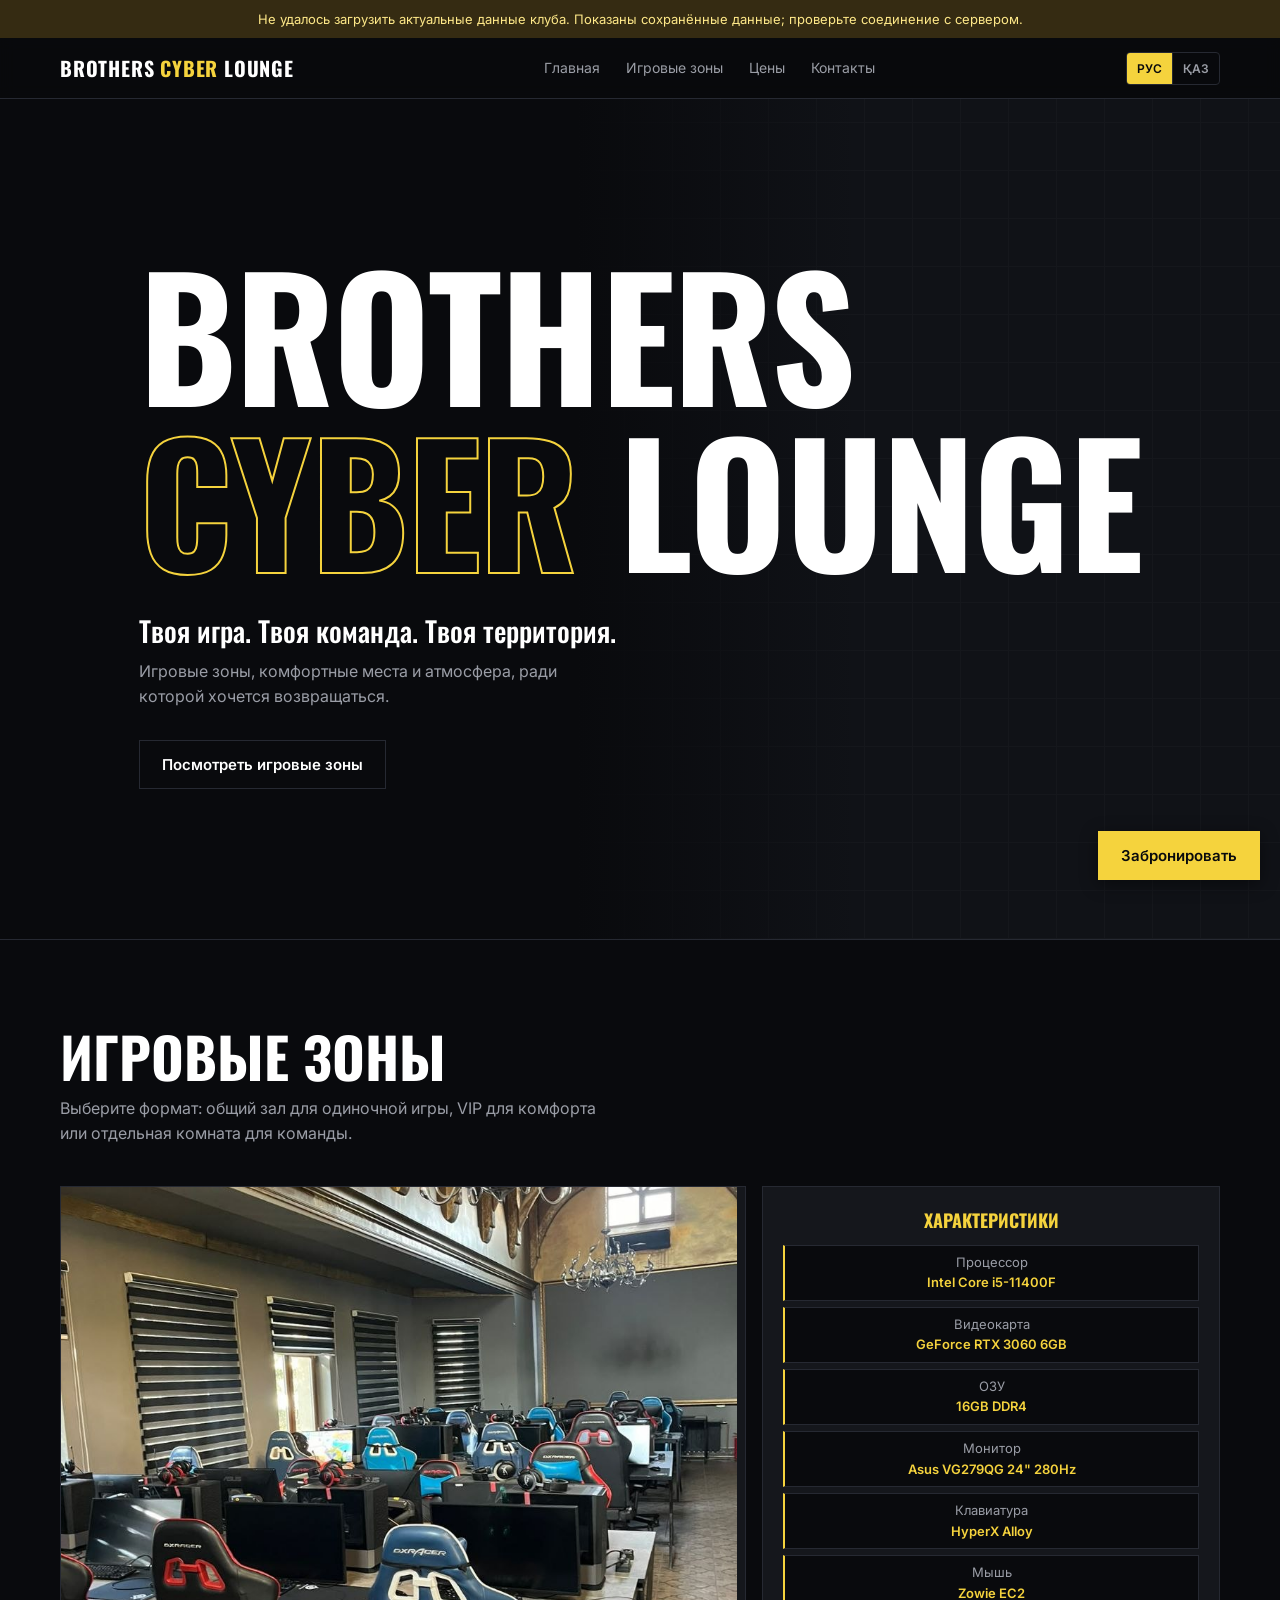
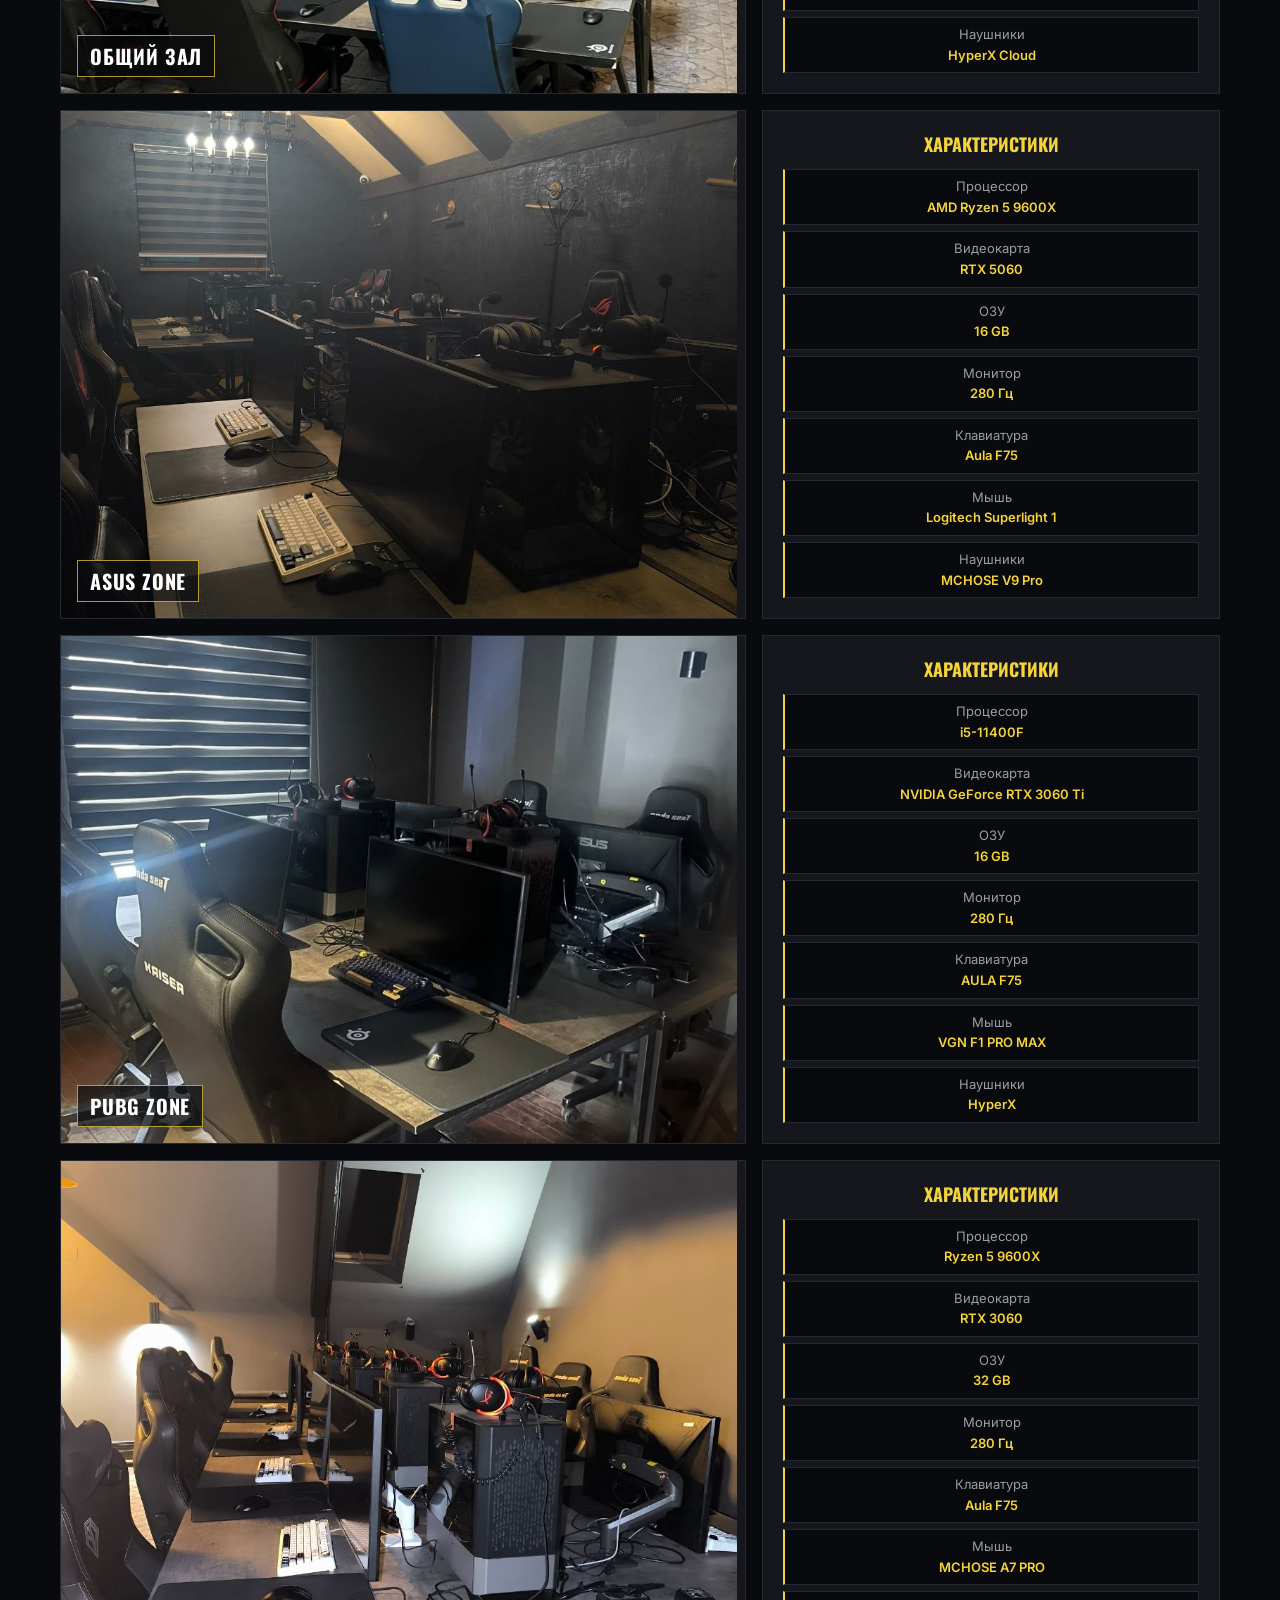
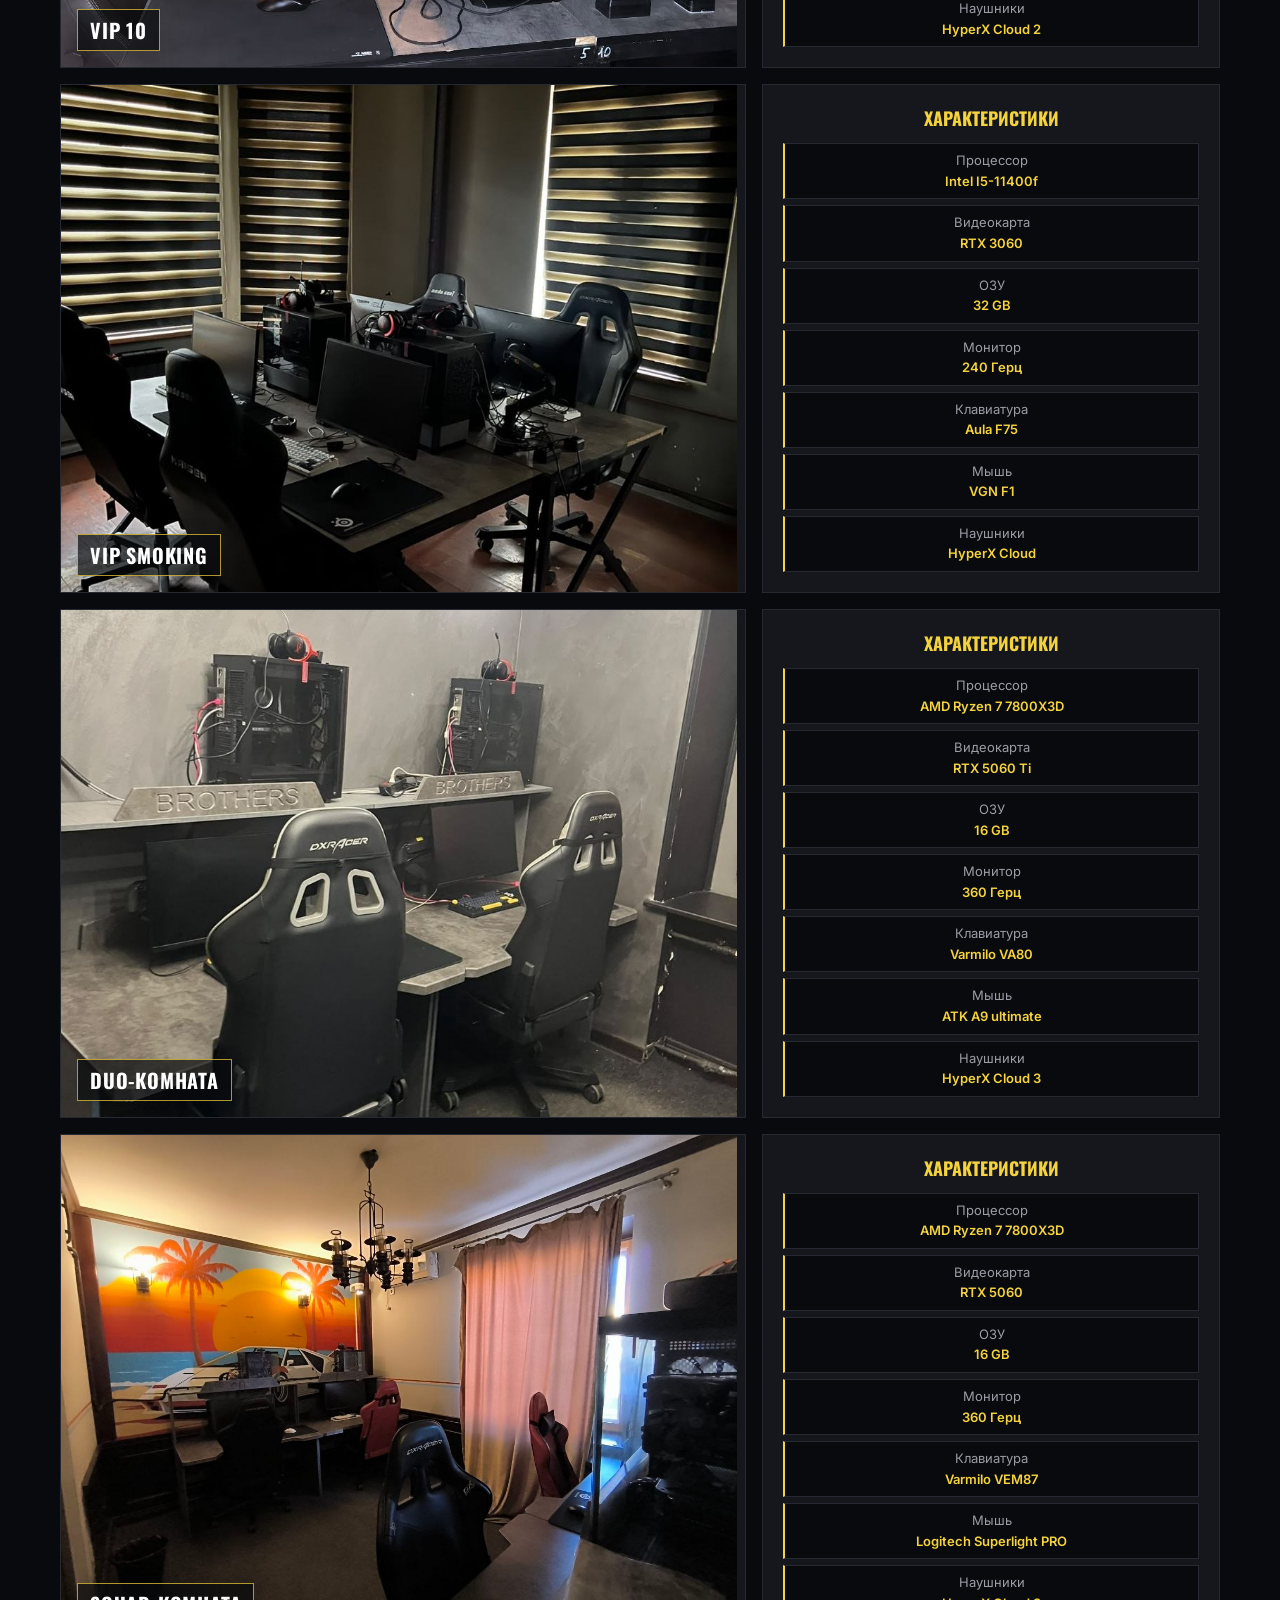
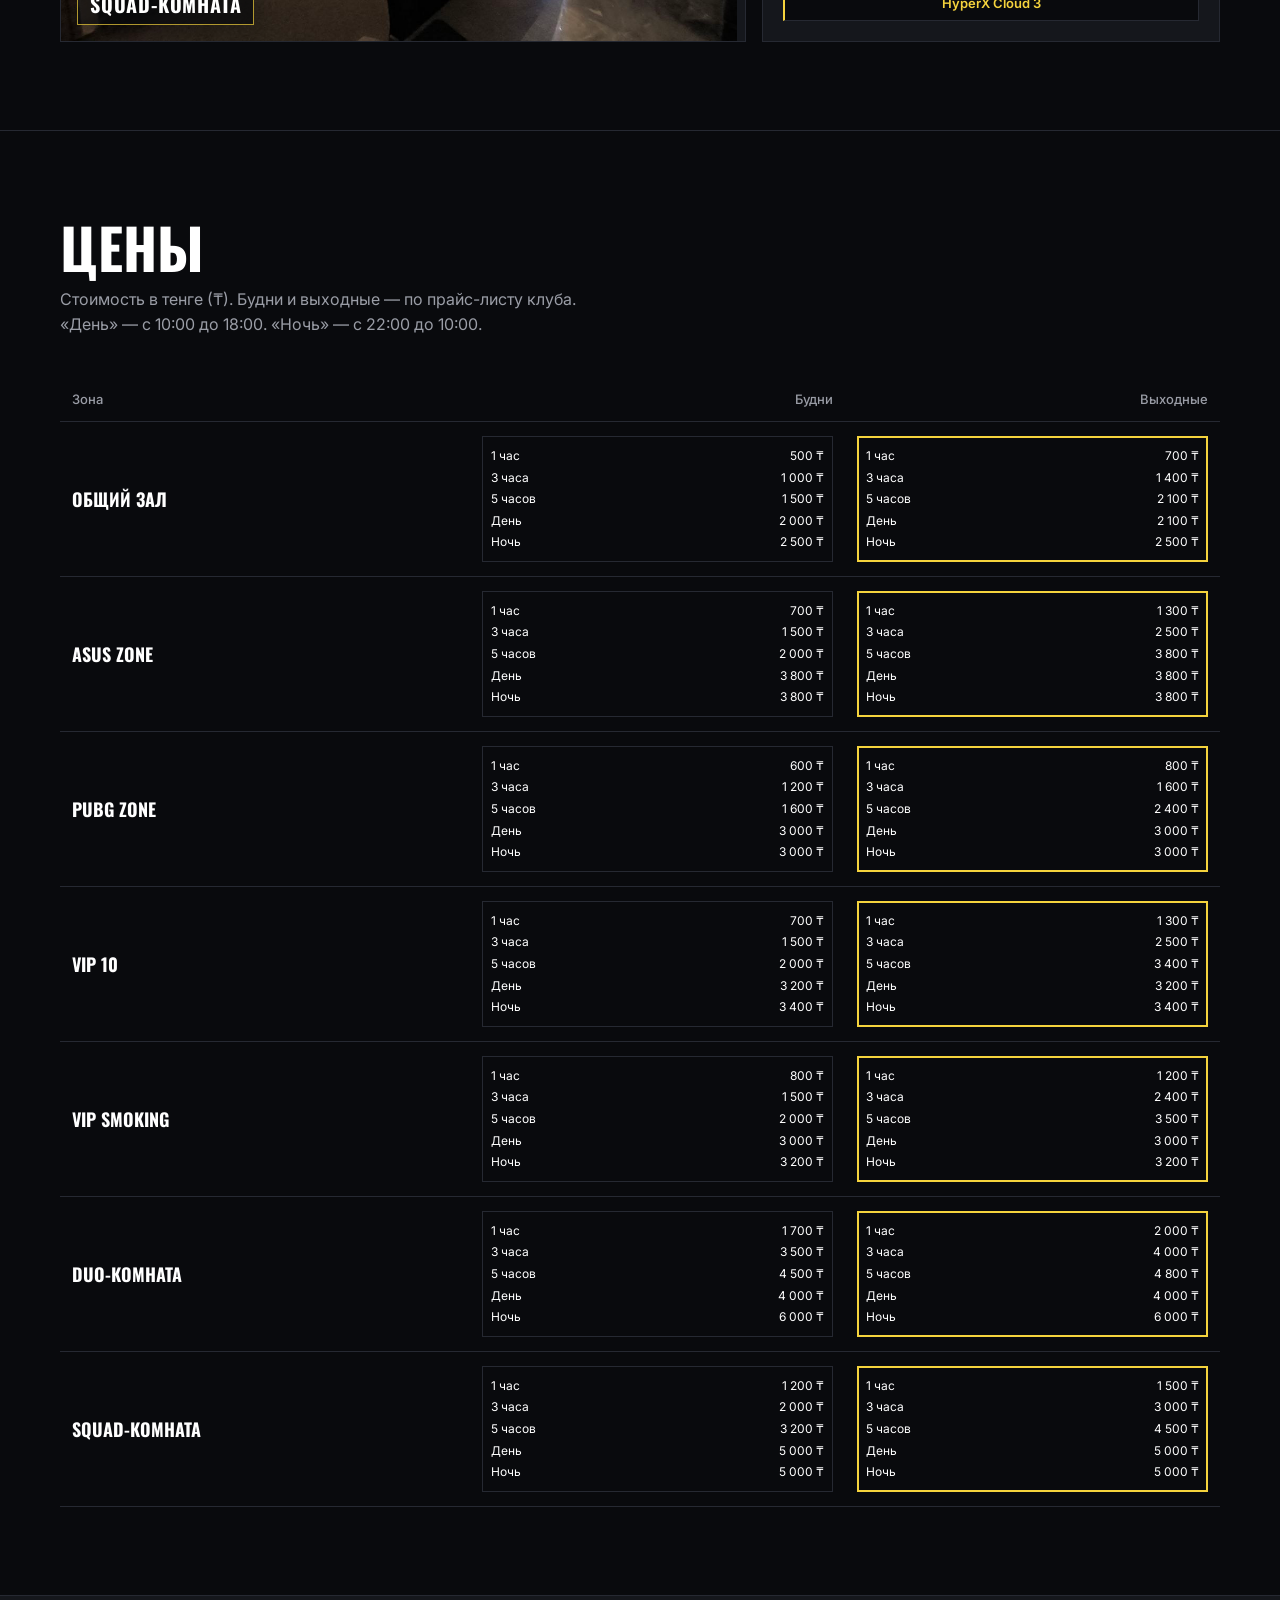
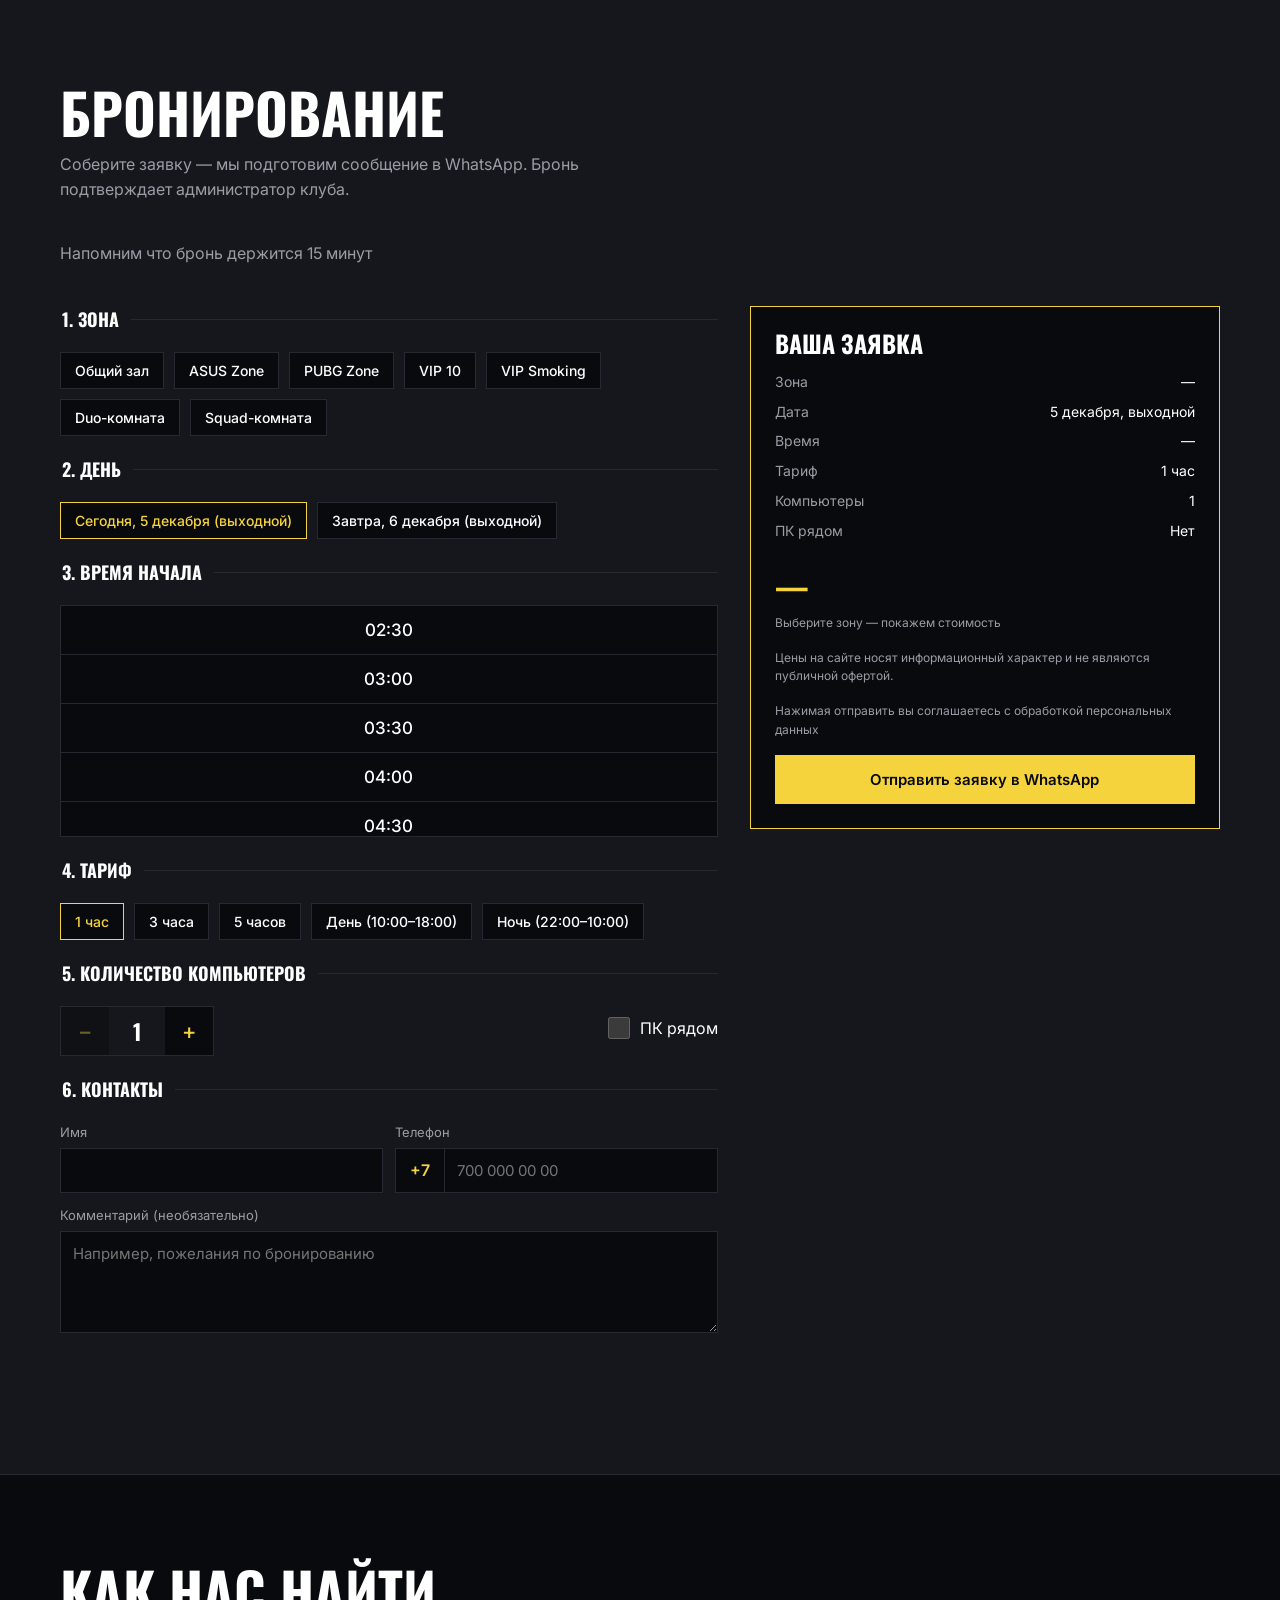
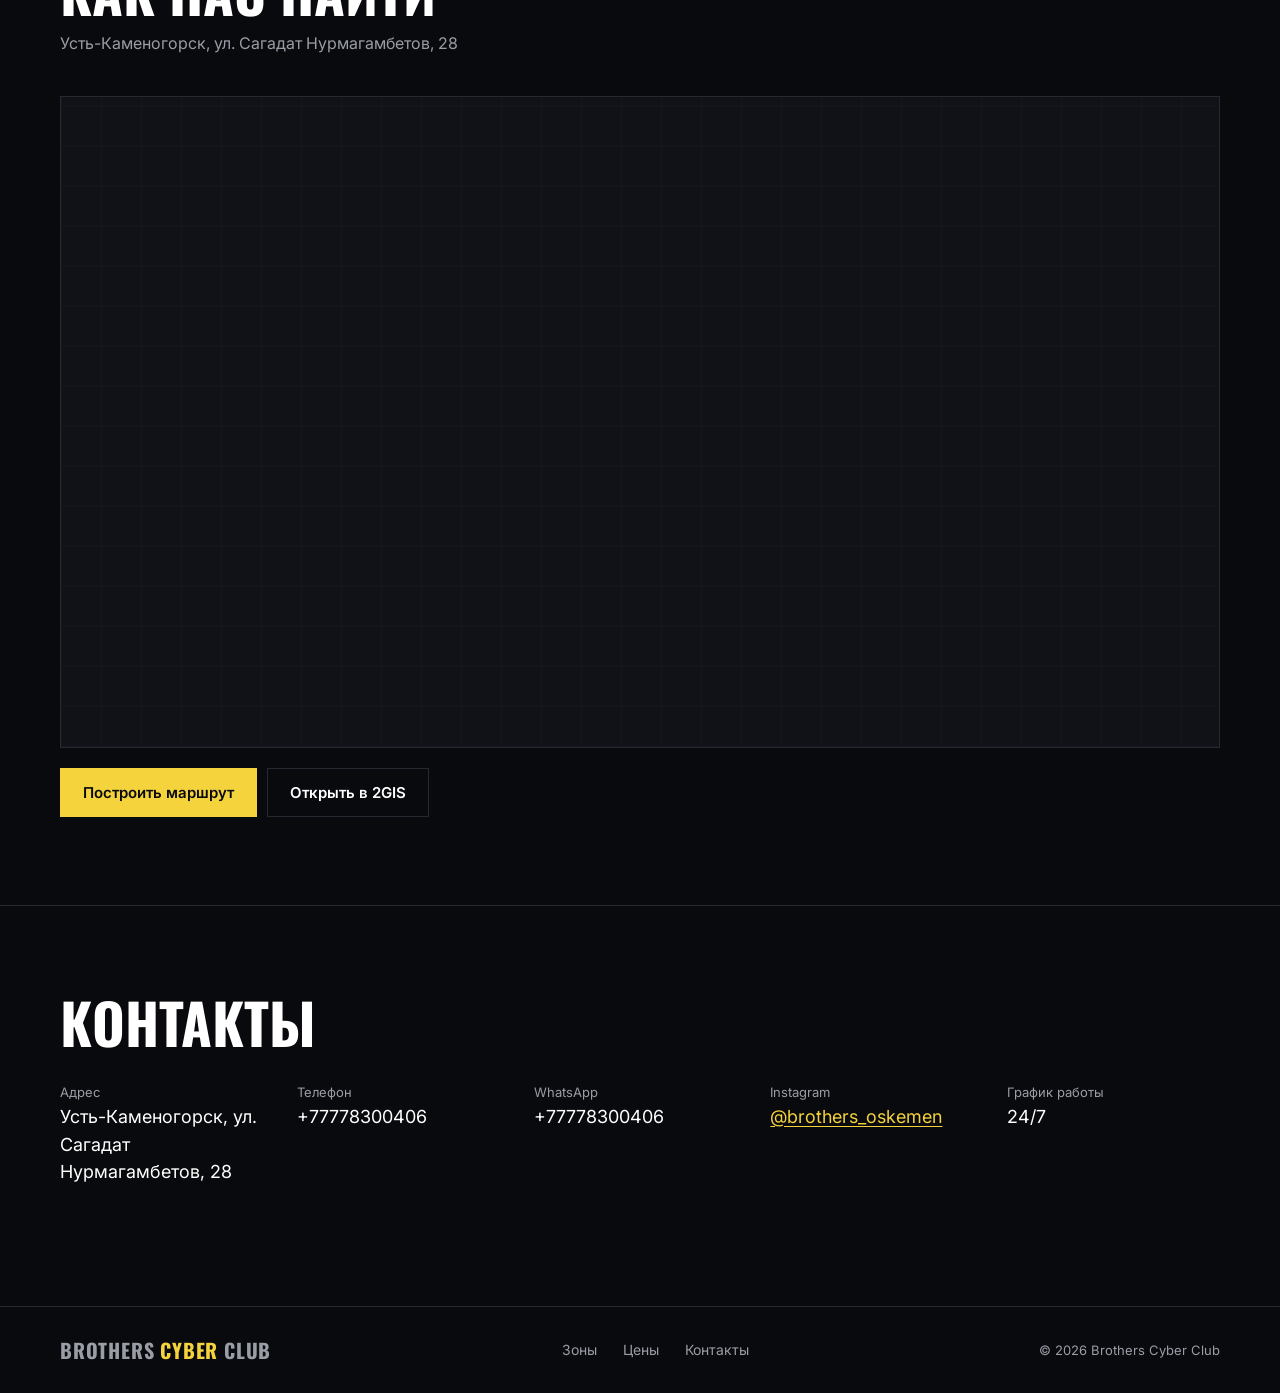
<file: index.html>
<!doctype html>
<html lang="ru">
  <head>
    <meta charset="utf-8" />
    <meta
      name="viewport"
      content="width=device-width, initial-scale=1, viewport-fit=cover"
    />
    <title>Brothers Cyber Lounge</title>
    <link
      href="https://fonts.googleapis.com/css2?family=Oswald:wght@500;700&family=Inter:wght@400;500;600&display=swap"
      rel="stylesheet"
    />
    <link rel="stylesheet" href="style/style.css" />
  </head>
  <body>
    <p id="data-status" class="data-status" role="status" hidden></p>
    <header>
      <div class="w">
        <a href="#top" class="logo">Brothers <b>Cyber</b> Lounge</a>
        <nav id="nv" aria-label="Основная навигация" data-i18n-aria="navLabel">
          <a href="#top" data-i18n="home">Главная</a><a href="#zones" data-i18n="zones">Игровые зоны</a
          ><a href="#prices" data-i18n="prices">Цены</a><a href="#contacts" data-i18n="contacts">Контакты</a>
        </nav>
        <div class="header-actions">
          <div class="lang-switch" role="group" aria-label="Язык страницы" data-i18n-aria="languageSelector">
            <button type="button" data-lang="ru" aria-pressed="true" data-i18n-aria="russian">РУС</button>
            <button type="button" data-lang="kk" aria-pressed="false" data-i18n-aria="kazakh">ҚАЗ</button>
          </div>
          <button id="mb" aria-expanded="false" aria-controls="nv" data-i18n="menu">Меню</button>
        </div>
      </div>
    </header>

    <main id="top">
      <section class="hero">
        <div class="ph"></div>
        <div class="w">
          <h1>Brothers<br /><i>Cyber</i> Lounge</h1>
          <p class="t" data-i18n="heroTagline">Твоя игра. Твоя команда. Твоя территория.</p>
          <p class="m" data-i18n="heroDescription">
            Игровые зоны, комфортные места и атмосфера, ради которой хочется
            возвращаться.
          </p>
          <div class="bt">
            <a class="btn s" href="#zones" data-i18n="viewZones">Посмотреть игровые зоны</a>
          </div>
        </div>
      </section>

      <section id="zones">
        <div class="w rv">
          <h2 data-i18n="zones">Игровые зоны</h2>
          <p class="lead" data-i18n="zonesDescription">
            Выберите формат: общий зал для одиночной игры, VIP для комфорта или
            отдельная комната для команды.
          </p>
          <div class="zg" id="zg"></div>
        </div>
      </section>

      <section id="prices">
        <div class="w rv">
          <h2 data-i18n="prices">Цены</h2>
          <p class="lead" data-i18n="pricesDescription">
            Стоимость в тенге (₸). Будни и выходные — по прайс-листу клуба.
            «День» — с 10:00 до 18:00.<br />
            «Ночь» — с 22:00 до 10:00.
          </p>
          <div class="ov">
            <table>
              <thead>
                <tr>
                  <th data-i18n="zone">Зона</th>
                  <th data-i18n="weekdays">Будни</th>
                  <th data-i18n="weekends">Выходные</th>
                </tr>
              </thead>
              <tbody id="pt"></tbody>
            </table>
          </div>
          <div class="pcards" id="pm"></div>
        </div>
      </section>

      <section id="bk">
        <div class="w rv">
          <h2 data-i18n="booking">Бронирование</h2>
          <p class="lead" data-i18n="bookingDescription">
            Соберите заявку — мы подготовим сообщение в WhatsApp. Бронь
            подтверждает администратор клуба.</p>
          <p class="lead" data-i18n="bookingHold">Напомним что бронь держится 15 минут</p>
          <div class="bkg">
            <form id="bf" novalidate>
              <fieldset>
                <legend data-i18n="zoneStep">1. Зона</legend>
                <div class="row" id="bz" role="group"></div>
              </fieldset>
              <fieldset>
                <legend data-i18n="dayStep">2. День</legend>
                <div class="row" id="bday" role="group"></div>
              </fieldset>
              <fieldset>
                <legend data-i18n="startTimeStep">3. Время начала</legend>
                <div class="slots" id="btime" role="group"></div>
              </fieldset>
              <fieldset>
                <legend data-i18n="tariffStep">4. Тариф</legend>
                <div class="row" id="bpk" role="group"></div>
              </fieldset>
              <fieldset>
                <legend data-i18n="computerCountStep">5. Количество компьютеров</legend>
                <div class="qty-wrap">
                  <div class="qty">
                    <button type="button" id="qm" aria-label="Меньше" data-i18n-aria="less">−</button
                    ><output id="qn" aria-live="polite">1</output
                    ><button type="button" id="qp" aria-label="Больше" data-i18n-aria="more">
                      +
                    </button>
                  </div>
                  <label class="check-inline" for="pc-nearby">
                    <input id="pc-nearby" type="checkbox" />
                    <span data-i18n="nearbyPc">ПК рядом</span>
                  </label>
                </div>
              </fieldset>
              <fieldset>
                <legend data-i18n="contactStep">6. Контакты</legend>
                <div class="g2">
                  <div>
                    <label for="nm" data-i18n="name">Имя</label
                    ><input id="nm" autocomplete="name" required />
                  </div>
                  <div>
                    <label for="ph" data-i18n="phone">Телефон</label>
                    <div class="pf">
                      <span>+7</span
                      ><input
                        id="ph"
                        type="tel"
                        inputmode="numeric"
                        autocomplete="tel-national"
                        placeholder="700 000 00 00"
                        required
                      />
                    </div>
                  </div>
                </div>
                <div class="comment-field">
                  <label for="comment" data-i18n="comment">Комментарий (необязательно)</label>
                  <textarea
                    id="comment"
                    rows="4"
                    maxlength="250"
                    placeholder="Например, пожелания по бронированию"
                    data-i18n-placeholder="commentPlaceholder"
                  ></textarea>
                </div>
                <div class="err" id="er" role="alert"></div>
              </fieldset>
            </form>
            <aside class="sum" aria-live="polite">
              <h3 data-i18n="yourRequest">Ваша заявка</h3>
              <dl>
                <dt data-i18n="zone">Зона</dt>
                <dd id="s1">—</dd>
                <dt data-i18n="date">Дата</dt>
                <dd id="s2">—</dd>
                <dt data-i18n="time">Время</dt>
                <dd id="s3">—</dd>
                <dt data-i18n="tariff">Тариф</dt>
                <dd id="s4">—</dd>
                <dt data-i18n="computers">Компьютеры</dt>
                <dd id="s5">—</dd>
                <dt data-i18n="nearbyPc">ПК рядом</dt>
                <dd id="s8">Нет</dd>
              </dl>
              <div class="tot" id="s6">—</div>
              <small id="s7">Предварительная стоимость</small>
              <small data-i18n="priceDisclaimer">Цены на сайте носят информационный характер и не являются публичной офертой.</small>
              <small data-i18n="personalDataConsent">Нажимая отправить вы соглашаетесь с обработкой персональных данных</small>
              <button class="btn" id="send" type="button" style="width: 100%" data-i18n="sendWhatsapp">
                Отправить заявку в WhatsApp
              </button>
            </aside>
          </div>
        </div>
      </section>

      <section id="map">
        <div class="w rv">
          <h2 data-i18n="findUs">Как нас найти</h2>
          <p class="lead" id="ad"></p>
          <div class="map" id="mp"></div>
          <div class="row">
            <a class="btn" id="rt" target="_blank" rel="noopener"
              data-i18n="buildRoute">Построить маршрут</a
            ><a class="btn s" id="o2" target="_blank" rel="noopener"
              data-i18n="open2gis">Открыть в 2GIS</a
            >
          </div>
        </div>
      </section>

      <section id="contacts">
        <div class="w rv">
          <h2 data-i18n="contacts">Контакты</h2>
          <dl class="cg" id="cg"></dl>
        </div>
      </section>
    </main>

    <footer>
      <div class="w">
        <span class="logo">Brothers <b>Cyber</b> Club</span>
        <nav>
          <a href="#zones" data-i18n="zonesShort">Зоны</a><a href="#prices" data-i18n="prices">Цены</a
          ><a href="#contacts" data-i18n="contacts">Контакты</a>
        </nav>
        <span>© <span id="yr"></span> Brothers Cyber Club</span>
      </div>
    </footer>

    <a class="btn floating-booking" href="#bk" data-i18n="book">Забронировать</a>

    <script src="js/runtime-config.js"></script>
    <script src="js/data.js"></script>
    <script src="js/app.js"></script>
  </body>
</html>
</file>
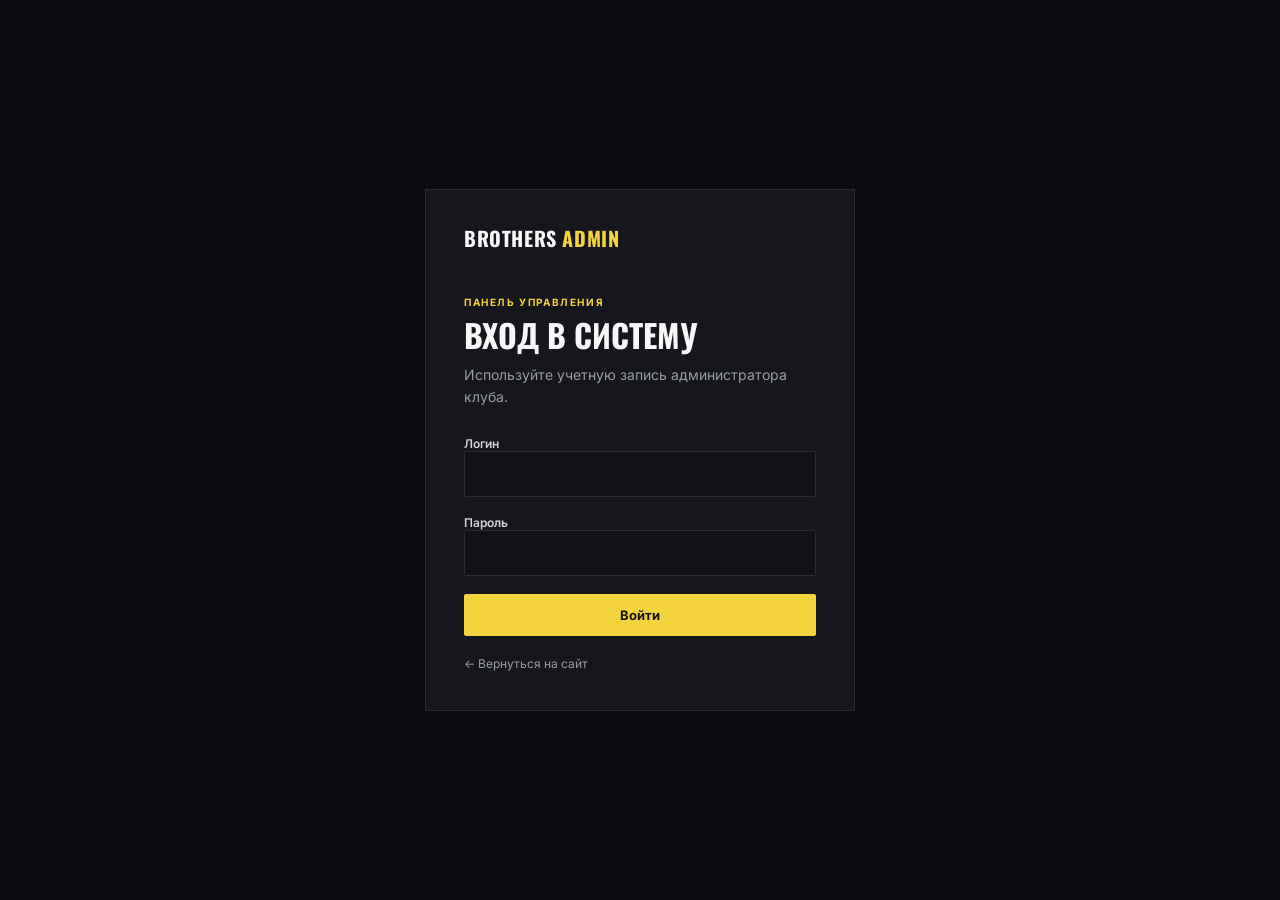
<file: admin.html>
<!doctype html>
<html lang="ru">
  <head>
    <meta charset="utf-8" />
    <meta name="viewport" content="width=device-width, initial-scale=1" />
    <meta name="theme-color" content="#090a0d" />
    <title>Админ-панель | Brothers Cyber Lounge</title>
    <link
      href="https://fonts.googleapis.com/css2?family=Oswald:wght@500;700&family=Inter:wght@400;500;600;700&display=swap"
      rel="stylesheet"
    />
    <link rel="stylesheet" href="style/admin.css" />
    <script src="js/runtime-config.js" defer></script>
    <script src="js/admin.js?v=3" defer></script>
  </head>
  <body>
    <main id="login-screen" class="login-screen">
      <form id="login-form" class="login-card">
        <a class="brand" href="index.html">BROTHERS <b>ADMIN</b></a>
        <p class="eyebrow">ПАНЕЛЬ УПРАВЛЕНИЯ</p>
        <h1>Вход в систему</h1>
        <p class="muted">Используйте учетную запись администратора клуба.</p>

        <label for="username">Логин</label>
        <input id="username" name="username" autocomplete="username" required />
        <label for="password">Пароль</label>
        <input id="password" name="password" type="password" autocomplete="current-password" required />
        <button class="button primary full" type="submit">Войти</button>
        <p id="login-error" class="notice error" role="alert" hidden></p>
        <a class="back-link" href="index.html">← Вернуться на сайт</a>
      </form>
    </main>

    <div id="admin-app" class="app-shell" hidden>
      <aside class="sidebar">
        <a class="brand" href="index.html">BROTHERS <b>ADMIN</b></a>
        <p class="eyebrow">УПРАВЛЕНИЕ</p>
        <nav class="side-nav" aria-label="Разделы панели">
          <button type="button" class="nav-link active" data-page="overview">Обзор</button>
          <button type="button" class="nav-link" data-page="zones">Игровые зоны</button>
          <button type="button" class="nav-link" data-page="config">Контакты и адрес</button>
          <button type="button" class="nav-link" data-page="settings">Настройки</button>
        </nav>
        <div class="sidebar-bottom">
          <a class="back-link" href="index.html">← Открыть сайт</a>
          <button id="logout-button" class="button secondary full" type="button">Выйти</button>
        </div>
      </aside>

      <div class="workspace">
        <header class="topbar">
          <div>
            <p class="eyebrow">BROTHERS CYBER LOUNGE</p>
            <h1 id="page-title">Обзор</h1>
          </div>
          <span id="api-indicator" class="api-indicator">API не подключен</span>
        </header>

        <div id="app-notice" class="notice" role="status" hidden></div>

        <section class="page active" data-panel="overview">
          <div class="welcome-card">
            <div>
              <p class="eyebrow">АДМИНИСТРИРОВАНИЕ</p>
              <h2>Все важное — под рукой</h2>
              <p class="muted">Управляйте контентом, который хранится в API.</p>
            </div>
            <span class="welcome-mark" aria-hidden="true">B</span>
          </div>
          <div class="summary-grid">
            <article class="summary-card">
              <span class="summary-icon">01</span>
              <p class="muted">Игровых зон</p>
              <strong id="zone-count">—</strong>
              <button type="button" class="text-button" data-go="zones">Управлять зонами →</button>
            </article>
            <article class="summary-card">
              <span class="summary-icon">02</span>
              <p class="muted">Шаг начала брони</p>
              <strong id="time-step-value">—</strong>
              <button type="button" class="text-button" data-go="settings">Настроить →</button>
            </article>
            <article class="summary-card">
              <span class="summary-icon">03</span>
              <p class="muted">Состояние API</p>
              <strong id="connection-value">—</strong>
              <span class="muted small">Данные загружаются с сервера</span>
            </article>
          </div>
          <p class="footnote">Брони здесь пока не отображаются: backend еще не предоставляет API для управления бронями.</p>
        </section>

        <section class="page" data-panel="zones" hidden>
          <div class="section-heading">
            <div>
              <p class="eyebrow">КОНТЕНТ САЙТА</p>
              <h2>Игровые зоны</h2>
              <p class="muted">Названия, характеристики и тарифы для будней и выходных.</p>
            </div>
            <button id="add-zone" class="button primary" type="button">＋ Добавить зону</button>
          </div>
          <div id="zones-list" class="zones-list"></div>
        </section>

        <section class="page" data-panel="config" hidden>
          <div class="section-heading">
            <div>
              <p class="eyebrow">КОНТЕНТ САЙТА</p>
              <h2>Контакты и адрес</h2>
              <p class="muted">Изменения сохраняются в API; публичная страница пока использует статическую конфигурацию.</p>
            </div>
          </div>
          <form id="config-form" class="form-card">
            <div class="form-grid">
              <label>Телефон<input name="phone" type="text" required /></label>
              <label>WhatsApp, номер без «+»<input name="whatsapp" type="text" required /></label>
              <label>Instagram<input name="instagram" type="url" /></label>
              <label>Часы работы<input name="hours" type="text" required /></label>
              <label class="span-2">Адрес (русский)<input name="address" type="text" required /></label>
              <label class="span-2">Адрес (казахский)<input name="addressKk" type="text" required /></label>
              <label>Широта<input name="lat" type="number" step="any" required /></label>
              <label>Долгота<input name="lon" type="number" step="any" required /></label>
              <label class="span-2">Ссылка на 2GIS<input name="twoGisUrl" type="url" /></label>
            </div>
            <div class="form-actions">
              <button class="button primary" type="submit">Сохранить контакты</button>
            </div>
          </form>
        </section>

        <section class="page" data-panel="settings" hidden>
          <div class="section-heading">
            <div>
              <p class="eyebrow">БРОНИРОВАНИЕ</p>
              <h2>Настройки времени</h2>
              <p class="muted">Измените интервал времени, который хранится в API для формы бронирования.</p>
            </div>
          </div>
          <form id="settings-form" class="form-card settings-card">
            <label for="time-step">Шаг времени</label>
            <select id="time-step" name="timeStep" required>
              <option value="15">15 минут</option>
              <option value="30">30 минут</option>
              <option value="60">60 минут</option>
            </select>
            <div class="form-actions">
              <button class="button primary" type="submit">Сохранить настройки</button>
            </div>
          </form>

          <div class="section-heading security-heading">
            <div>
              <p class="eyebrow">УЧЕТНАЯ ЗАПИСЬ</p>
              <h2>Смена пароля</h2>
              <p class="muted">Для подтверждения укажите текущий пароль.</p>
            </div>
          </div>
          <form id="password-form" class="form-card settings-card">
            <label for="current-password">Текущий пароль</label>
            <input id="current-password" name="currentPassword" type="password" autocomplete="current-password" required />
            <label for="new-password">Новый пароль</label>
            <input id="new-password" name="newPassword" type="password" autocomplete="new-password" required />
            <label for="confirm-password">Повторите новый пароль</label>
            <input id="confirm-password" name="confirmPassword" type="password" autocomplete="new-password" required />
            <p id="password-error" class="notice error" role="alert" hidden></p>
            <div class="form-actions">
              <button class="button primary" type="submit">Изменить пароль</button>
            </div>
          </form>
        </section>
      </div>
    </div>

    <dialog id="zone-dialog" class="zone-dialog">
      <form id="zone-form" class="dialog-form">
        <div class="dialog-heading">
          <div>
            <p class="eyebrow">КОНТЕНТ САЙТА</p>
            <h2 id="zone-dialog-title">Новая зона</h2>
          </div>
          <button id="close-zone-dialog" class="icon-button" type="button" aria-label="Закрыть">×</button>
        </div>

        <div class="form-grid">
          <label>ID зоны<input name="id" pattern="[a-z0-9]([a-z0-9_]|-){0,63}" required /></label>
          <label>Название (русский)<input name="name" type="text" required /></label>
          <label>Название (казахский)<input name="nameKk" type="text" required /></label>
          <label>Количество мест<input name="seats" type="number" min="1" /></label>
          <label class="span-2">Путь к изображению<input name="image" type="text" placeholder="img/zones/example.jpg" /></label>
          <label class="span-2">Описание (русский)<textarea name="desc" rows="3" required></textarea></label>
          <label class="span-2">Описание (казахский)<textarea name="descKk" rows="3" required></textarea></label>
        </div>

        <div class="tariff-section">
          <h3>Тарифы, ₸</h3>
          <div class="tariff-grid">
            <div class="tariff-head"><span>Период</span><span>1 час</span><span>3 часа</span><span>5 часов</span><span>День</span><span>Ночь</span></div>
            <div class="tariff-row" data-tariff="wd"><strong>Будни</strong></div>
            <div class="tariff-row" data-tariff="we"><strong>Выходные</strong></div>
          </div>
        </div>

        <div class="specs-section">
          <div class="section-heading compact">
            <div><h3>Характеристики</h3><p class="muted small">Добавьте оборудование или особенности зоны.</p></div>
            <button id="add-spec" class="button secondary small-button" type="button">＋ Характеристика</button>
          </div>
          <div id="specs-list" class="specs-list"></div>
        </div>

        <div class="form-actions sticky-actions">
          <button id="cancel-zone" class="button secondary" type="button">Отмена</button>
          <button class="button primary" type="submit">Сохранить зону</button>
        </div>
      </form>
    </dialog>
  </body>
</html>
</file>
<file: style/style.css>
:root {
  --bg: #090a0d;
  --panel: #15171c;
  --y: #f5d33d;
  --tx: #fff;
  --mu: #9a9da6;
  --ln: #262932;
  box-sizing: border-box;
  padding-top: env(safe-area-inset-top, 0px);
  padding-bottom: env(safe-area-inset-bottom, 0px);
}
html {
  scroll-behavior: smooth;
  scroll-padding-top: 72px;
}
* {
  box-sizing: border-box;
  margin: 0;
}
body {
  background: var(--bg);
  color: var(--tx);
  font:
    16px/1.55 Inter,
    system-ui,
    sans-serif;
}
.data-status {
  padding: 9px 16px;
  background: #352b12;
  color: #ffe989;
  font-size: 13px;
  text-align: center;
}
h1,
h2,
h3,
.d {
  font-family: Oswald, Impact, "Arial Narrow", sans-serif;
  font-weight: 700;
  line-height: 1;
  text-transform: uppercase;
}
a {
  color: inherit;
  text-decoration: none;
}
:focus-visible {
  outline: 2px solid var(--y);
  outline-offset: 2px;
}
.w {
  max-width: 1200px;
  margin: 0 auto;
  padding: 0 20px;
}
section {
  padding: 88px 0;
  border-top: 1px solid var(--ln);
}
h2 {
  font-size: clamp(34px, 5vw, 56px);
  margin-bottom: 12px;
}
.lead {
  color: var(--mu);
  max-width: 560px;
  margin-bottom: 40px;
}
.btn {
  display: inline-block;
  font:
    600 15px Inter,
    sans-serif;
  padding: 14px 22px;
  border: 1px solid var(--y);
  background: var(--y);
  color: #090a0d;
  cursor: pointer;
  transition:
    background 0.2s,
    color 0.2s;
}
.btn.s {
  background: transparent;
  color: var(--tx);
  border-color: var(--ln);
}
@media (hover: hover) and (pointer: fine) {
  .btn:hover {
    background: transparent;
    color: var(--y);
  }
  .btn.s:hover {
    border-color: var(--y);
    color: var(--y);
  }
}
.btn.sm {
  padding: 9px 14px;
  font-size: 13px;
}
.floating-booking {
  position: fixed;
  right: 20px;
  bottom: calc(20px + env(safe-area-inset-bottom, 0px));
  z-index: 30;
  box-shadow: 0 4px 18px rgba(0, 0, 0, 0.45);
}
header {
  position: sticky;
  top: 0;
  z-index: 20;
  background: rgba(9, 10, 13, 0.92);
  backdrop-filter: blur(8px);
  border-bottom: 1px solid var(--ln);
  padding-top: env(safe-area-inset-top, 0px);
}
header .w {
  display: flex;
  align-items: center;
  justify-content: space-between;
  gap: 20px;
  height: 60px;
}
.logo {
  font:
    700 20px Oswald,
    sans-serif;
  text-transform: uppercase;
  letter-spacing: 0.04em;
}
.logo b {
  color: var(--y);
}
nav {
  display: flex;
  gap: 26px;
  align-items: center;
  font-size: 14px;
  color: var(--mu);
}
nav a:hover {
  color: var(--tx);
}
#mb {
  display: none;
  background: none;
  border: 1px solid var(--ln);
  color: var(--tx);
  padding: 8px 12px;
  cursor: pointer;
}
.header-actions {
  display: flex;
  align-items: center;
  gap: 10px;
}
.lang-switch {
  display: inline-flex;
  flex: none;
  border: 1px solid var(--ln);
  border-radius: 4px;
  overflow: hidden;
}
.lang-switch button {
  min-width: 44px;
  padding: 8px 10px;
  border: 0;
  background: transparent;
  color: var(--mu);
  font: 600 12px Inter, sans-serif;
  cursor: pointer;
}
.lang-switch button + button {
  border-left: 1px solid var(--ln);
}
.lang-switch button.active {
  background: var(--y);
  color: #090a0d;
}
.lang-switch button:not(.active):hover {
  color: var(--tx);
}
@media (max-width: 820px) {
  header .w {
    gap: 10px;
  }
  .header-actions {
    margin-left: auto;
  }
  #mb {
    display: block;
  }
  nav {
    display: none;
    position: absolute;
    top: 100%;
    left: 0;
    right: 0;
    background: var(--bg);
    flex-direction: column;
    align-items: flex-start;
    padding: 20px;
    border-bottom: 1px solid var(--ln);
  }
  nav.o {
    display: flex;
  }
}
@media (max-width: 380px) {
  header .logo {
    font-size: 17px;
  }
  #mb {
    padding: 7px 8px;
  }
  .header-actions {
    gap: 6px;
  }
  .lang-switch button {
    min-width: 38px;
    padding: 7px 6px;
  }
}
.hero {
  padding: 0;
  border: 0;
  min-height: calc(100vh - 60px);
  display: flex;
  align-items: center;
  position: relative;
  overflow: hidden;
}
.hero .ph {
  position: absolute;
  inset: 0 0 0 45%;
  background:
    linear-gradient(90deg, var(--bg), transparent 40%),
    repeating-linear-gradient(0deg, #15171c 0 1px, transparent 1px 48px),
    repeating-linear-gradient(90deg, #15171c 0 1px, transparent 1px 48px),
    #101217;
}
.ph span {
  position: absolute;
  right: 20px;
  bottom: 20px;
  font-size: 12px;
  color: var(--mu);
}
.hero .w {
  position: relative;
}
.hero h1 {
  font-size: clamp(64px, 13vw, 168px);
  letter-spacing: -0.01em;
}
.hero h1 i {
  font-style: normal;
  color: transparent;
  -webkit-text-stroke: 2px var(--y);
}
.hero p.t {
  font:
    500 clamp(20px, 2.6vw, 28px) Oswald,
    sans-serif;
  margin: 28px 0 8px;
}
.hero p.m {
  color: var(--mu);
  max-width: 440px;
  margin-bottom: 32px;
}
.hero .bt {
  display: flex;
  gap: 12px;
  flex-wrap: wrap;
}
@keyframes up {
  from {
    opacity: 0;
    transform: translateY(14px);
  }
  to {
    opacity: 1;
    transform: none;
  }
}
.hero .w > * {
  animation: up 0.7s both;
}
.hero .w > *:nth-child(2) {
  animation-delay: 0.1s;
}
.hero .w > *:nth-child(3) {
  animation-delay: 0.2s;
}
.hero .w > *:nth-child(4) {
  animation-delay: 0.3s;
}
.zg {
  display: grid;
  grid-template-columns: minmax(0, 1fr);
  gap: 16px;
}
.z {
  display: grid;
  grid-template-columns: minmax(0, 1.2fr) minmax(0, 0.8fr);
  gap: 16px;
}
.z-info,
.z-specs {
  min-width: 0;
  background: var(--panel);
  border: 1px solid var(--ln);
}
.z-info {
  display: grid;
  grid-template-columns: minmax(0, 0.9fr) minmax(0, 1.1fr);
}
.z .im {
  position: relative;
  overflow: hidden;
  min-height: 100%;
  aspect-ratio: 4/3;
  background: repeating-linear-gradient(
    135deg,
    #101217 0 12px,
    #13151a 12px 24px
  );
}
.z .im img {
  position: absolute;
  inset: 0;
  display: block;
  width: 100%;
  height: 100%;
  object-fit: cover;
  object-position: center;
  transition: transform 0.3s ease;
}
.z .img-label {
  position: absolute;
  left: 16px;
  bottom: 16px;
  z-index: 1;
  display: inline-block;
  max-width: calc(100% - 32px);
  padding: 8px 12px;
  border: 1px solid rgba(245, 211, 61, 0.7);
  background: rgba(9, 10, 13, 0.72);
  color: var(--tx);
  font:
    700 20px Oswald,
    sans-serif;
  line-height: 1.2;
  letter-spacing: 0.04em;
  text-transform: uppercase;
  overflow-wrap: anywhere;
  box-shadow: 0 8px 24px rgba(0, 0, 0, 0.24);
}
.z .specs {
  display: grid;
  gap: 6px;
  padding: 0;
  list-style: none;
  font-size: 13px;
  line-height: 1.35;
}
.z .specs li {
  display: grid;
  gap: 3px;
  padding: 8px;
  background: var(--bg);
  border: 1px solid var(--ln);
  border-left: 2px solid var(--y);
  text-align: center;
  overflow-wrap: anywhere;
}
.z .specs li span {
  color: var(--mu);
}
.z .specs strong {
  color: var(--y);
  font-weight: 600;
}
.z-specs {
  display: flex;
  flex-direction: column;
  justify-content: center;
  gap: 12px;
  padding: 20px;
}
.z .specs-title {
  color: var(--y);
  font: 700 18px Oswald, sans-serif;
  text-align: center;
  text-transform: uppercase;
}
@media (hover: hover) and (pointer: fine) {
  .z:hover .im img {
    transform: scale(1.04);
  }
}
.z .bd {
  padding: 20px;
  display: flex;
  flex-direction: column;
  gap: 10px;
  flex: 1;
}
.z h3 {
  font-size: 26px;
}
.z p {
  color: var(--mu);
  font-size: 14px;
  flex: 1;
}
.z.sel .z-info,
.z.sel .z-specs {
  border-color: var(--y);
}
@media (max-width: 900px) {
  .z {
    grid-template-columns: minmax(0, 1fr) minmax(0, 1fr);
  }
}
@media (max-width: 700px) {
  .z {
    grid-template-columns: minmax(0, 1fr);
  }
  .z .img-label {
    left: 10px;
    bottom: 10px;
    max-width: calc(100% - 20px);
    padding: 6px 9px;
    font-size: clamp(14px, 4vw, 18px);
  }
  .z-info {
    grid-template-columns: minmax(0, 0.85fr) minmax(0, 1.15fr);
  }
  .z .im {
    align-self: start;
    width: 100%;
    min-height: 0;
    aspect-ratio: 1/1;
  }
  .z-specs {
    padding: 16px;
  }
}
#bk {
  background: var(--panel);
}
.bkg {
  display: grid;
  grid-template-columns: 1.4fr 1fr;
  gap: 32px;
  align-items: start;
}
@media (max-width: 900px) {
  .bkg {
    grid-template-columns: 1fr;
  }
}
fieldset {
  border: 0;
  border-top: 1px solid var(--ln);
  padding: 20px 0;
}
legend {
  font:
    700 18px Oswald,
    sans-serif;
  text-transform: uppercase;
  padding-right: 12px;
}
.row {
  display: flex;
  gap: 10px;
  flex-wrap: wrap;
}
.chip {
  border: 1px solid var(--ln);
  background: var(--bg);
  color: var(--tx);
  padding: 9px 14px;
  cursor: pointer;
  font:
    500 14px Inter,
    sans-serif;
  transition:
    border-color 0.2s,
    color 0.2s;
}
.chip:hover {
  border-color: var(--mu);
}
.chip[aria-pressed="true"] {
  border-color: var(--y);
  color: var(--y);
}
.chip:disabled {
  opacity: 0.4;
  cursor: not-allowed;
}
label {
  display: block;
  font-size: 13px;
  color: var(--mu);
  margin-bottom: 6px;
}
input,
select,
textarea {
  width: 100%;
  background: var(--bg);
  border: 1px solid var(--ln);
  color: var(--tx);
  padding: 12px;
  font:
    15px Inter,
    sans-serif;
  color-scheme: dark;
}
input:focus,
select:focus,
textarea:focus {
  border-color: var(--y);
  outline: 0;
}
.comment-field {
  margin-top: 12px;
}
textarea {
  min-height: 100px;
  max-height: 180px;
  resize: vertical;
}
.g2 {
  display: grid;
  grid-template-columns: 1fr 1fr;
  gap: 12px;
}
.err {
  color: #ff8a7a;
  font-size: 13px;
  min-height: 20px;
  margin-top: 6px;
}
.sum {
  position: sticky;
  top: 80px;
  background: var(--bg);
  border: 1px solid var(--y);
  padding: 24px;
}
.sum h3 {
  font-size: 24px;
  margin-bottom: 16px;
}
.sum dl {
  display: grid;
  grid-template-columns: auto 1fr;
  gap: 8px 16px;
  font-size: 14px;
  margin-bottom: 20px;
}
.sum dt {
  color: var(--mu);
}
.sum dd {
  text-align: right;
}
.sum .tot {
  font:
    700 32px Oswald,
    sans-serif;
  color: var(--y);
  margin-bottom: 6px;
}
.sum small {
  display: block;
  color: var(--mu);
  margin-bottom: 16px;
  font-size: 12px;
}
.pcg {
  display: grid;
  grid-template-columns: repeat(auto-fill, minmax(220px, 1fr));
  gap: 16px;
}
.pc {
  background: var(--panel);
  border: 1px solid var(--ln);
}
.pc .im {
  aspect-ratio: 4/3;
  background: repeating-linear-gradient(
    135deg,
    #101217 0 12px,
    #13151a 12px 24px
  );
}
.pc .bd {
  padding: 16px;
  display: flex;
  flex-direction: column;
  gap: 8px;
}
.pc h3 {
  font-size: 20px;
}
.st {
  font-size: 13px;
  color: var(--mu);
}
.st::before {
  content: "";
  display: inline-block;
  width: 8px;
  height: 8px;
  border-radius: 50%;
  background: var(--mu);
  margin-right: 8px;
}
.st.ok::before {
  background: var(--y);
}
.pc.sel {
  border-color: var(--y);
}
.ov {
  overflow-x: auto;
}
table {
  width: 100%;
  border-collapse: collapse;
  min-width: 760px;
}
th,
td {
  padding: 14px 12px;
  text-align: right;
  border-bottom: 1px solid var(--ln);
  font-size: 15px;
}
th:first-child,
td:first-child {
  text-align: left;
}
th {
  font:
    500 13px Inter,
    sans-serif;
  color: var(--mu);
}
td.zn {
  font:
    700 18px Oswald,
    sans-serif;
  text-transform: uppercase;
}
td.zn small {
  display: block;
  font:
    400 12px Inter,
    sans-serif;
  color: var(--mu);
  text-transform: none;
}
.na {
  color: var(--mu);
}
.price-pair {
  display: grid;
  grid-template-columns: repeat(2, minmax(0, 1fr));
  gap: 8px;
}
.price-column {
  min-width: 0;
  padding: 8px;
  border: 1px solid var(--ln);
}
.price-column.active {
  border: 2px solid var(--y);
  padding: 7px;
}
.price-column > strong {
  display: none;
}
.price-item {
  display: flex;
  justify-content: space-between;
  gap: 8px;
  font-size: 12px;
  line-height: 1.8;
  white-space: nowrap;
}
.pcards {
  display: none;
}
@media (max-width: 700px) {
  .ov {
    display: none;
  }
  .pcards {
    display: block;
  }
}
details {
  border-bottom: 1px solid var(--ln);
  padding: 14px 0;
}
summary {
  cursor: pointer;
  font:
    700 20px Oswald,
    sans-serif;
  text-transform: uppercase;
  list-style: none;
  display: flex;
  justify-content: space-between;
}
summary::after {
  content: "+";
  color: var(--y);
}
details[open] summary::after {
  content: "–";
}
details .in {
  padding-top: 12px;
  display: grid;
  gap: 8px;
  font-size: 15px;
}
.pcards .price-column > strong {
  display: block;
  margin-bottom: 4px;
  color: var(--y);
  font-size: 13px;
}
.adv {
  display: grid;
  grid-template-columns: 1fr 1fr;
  gap: 56px;
  align-items: center;
}
@media (max-width: 800px) {
  .adv {
    grid-template-columns: 1fr;
  }
}
.adv ul {
  list-style: none;
  padding: 0;
}
.adv li {
  display: flex;
  justify-content: space-between;
  padding: 16px 0;
  border-bottom: 1px solid var(--ln);
  font:
    500 clamp(22px, 3vw, 32px) Oswald,
    sans-serif;
  text-transform: uppercase;
}
.adv li:first-child {
  border-top: 1px solid var(--y);
}
.adv li span {
  color: var(--mu);
  font:
    400 14px Inter,
    sans-serif;
  text-transform: none;
  align-self: center;
}
.map {
  aspect-ratio: 16/9;
  border: 1px solid var(--ln);
  background:
    repeating-linear-gradient(0deg, #15171c 0 1px, transparent 1px 40px),
    repeating-linear-gradient(90deg, #15171c 0 1px, transparent 1px 40px),
    #101217;
  display: grid;
  place-items: center;
  text-align: center;
  color: var(--mu);
  margin-bottom: 20px;
}
.map iframe {
  width: 100%;
  height: 100%;
  border: 0;
}
.cg {
  display: grid;
  grid-template-columns: repeat(auto-fit, minmax(200px, 1fr));
  gap: 24px;
  margin: 32px 0;
}
.cg dt {
  color: var(--mu);
  font-size: 13px;
}
.cg dd {
  font-size: 18px;
}
.cg .instagram-link {
  color: var(--y);
  text-decoration: underline;
  text-underline-offset: 3px;
  transition: color 0.2s ease;
}
.cg .instagram-link:hover {
  color: var(--tx);
}
footer {
  border-top: 1px solid var(--ln);
  padding: 28px 0;
  font-size: 13px;
  color: var(--mu);
}
footer .w {
  display: flex;
  justify-content: space-between;
  flex-wrap: wrap;
  gap: 16px;
  align-items: center;
}
footer nav {
  display: flex;
  position: static;
  padding: 0;
  border: 0;
  flex-direction: row;
}
.rv {
  opacity: 0;
  transform: translateY(16px);
  transition:
    opacity 0.6s,
    transform 0.6s;
}
.rv.in {
  opacity: 1;
  transform: none;
}
@media (prefers-reduced-motion: reduce) {
  * {
    animation: none !important;
    transition: none !important;
  }
  .rv {
    opacity: 1;
    transform: none;
  }
}

.qty-wrap {
  display: flex;
  align-items: center;
  justify-content: space-between;
  gap: 16px;
  flex-wrap: wrap;
}
.qty {
  display: inline-flex;
  align-items: center;
  border: 1px solid var(--ln);
}
.qty button {
  width: 48px;
  height: 48px;
  background: var(--bg);
  color: var(--y);
  border: 0;
  font:
    500 22px Inter,
    sans-serif;
  cursor: pointer;
  transition:
    background 0.2s,
    opacity 0.2s;
}
.qty button:hover:not(:disabled) {
  background: var(--panel);
}
.qty button:disabled {
  opacity: 0.4;
  cursor: not-allowed;
}
.qty output {
  min-width: 56px;
  text-align: center;
  font:
    700 22px Oswald,
    sans-serif;
}
.check-inline {
  display: inline-flex;
  align-items: center;
  gap: 10px;
  color: var(--tx);
  font-size: 16px;
  cursor: pointer;
}
.check-inline:has(input:disabled) {
  cursor: not-allowed;
}
.check-inline input {
  width: 22px;
  height: 22px;
  accent-color: var(--y);
}
.check-inline input:disabled,
.check-inline input:disabled + span {
  cursor: not-allowed;
}
.pf {
  display: flex;
}
.pf span {
  display: grid;
  place-items: center;
  padding: 0 14px;
  border: 1px solid var(--ln);
  border-right: 0;
  background: var(--bg);
  color: var(--y);
  font-weight: 600;
}
.slots {
  height: 232px;
  overflow-y: auto;
  scroll-snap-type: y mandatory;
  border: 1px solid var(--ln);
  background: var(--bg);
  overscroll-behavior: contain;
  scrollbar-color: var(--y) var(--bg);
  scrollbar-width: thin;
}
.slots .chip {
  display: block;
  width: 100%;
  text-align: center;
  border: 0;
  border-bottom: 1px solid var(--ln);
  padding: 14px 0;
  font-size: 17px;
  scroll-snap-align: start;
}
.slots .chip[aria-pressed="true"] {
  background: var(--y);
  color: #090a0d;
}
</file>
<file: style/admin.css>
:root {
  color-scheme: dark;
  --bg: #090a0d;
  --panel: #15171c;
  --panel-soft: #1b1e25;
  --yellow: #f5d33d;
  --text: #f7f7f8;
  --muted: #9a9da6;
  --line: #292c34;
  --danger: #ff7777;
  font-family: Inter, system-ui, sans-serif;
  background: var(--bg);
  color: var(--text);
}

* { box-sizing: border-box; }
body { margin: 0; min-width: 320px; min-height: 100vh; background: var(--bg); }
button, input, select, textarea { font: inherit; }
button, a { -webkit-tap-highlight-color: transparent; }
button { color: inherit; }
a { color: inherit; text-decoration: none; }
[hidden] { display: none !important; }
:focus-visible { outline: 2px solid var(--yellow); outline-offset: 3px; }

.brand {
  display: inline-block;
  font: 700 20px/1 Oswald, Impact, sans-serif;
  letter-spacing: .03em;
}
.brand b { color: var(--yellow); }
.eyebrow { margin: 0 0 9px; color: var(--yellow); font-size: 10px; font-weight: 700; letter-spacing: .16em; }
.muted { color: var(--muted); }
.small { font-size: 12px; }

.login-screen { display: grid; min-height: 100vh; padding: 24px; place-items: center; }
.login-card { width: min(100%, 430px); padding: 38px; border: 1px solid var(--line); background: var(--panel); }
.login-card .brand { margin-bottom: 48px; }
.login-card h1, .topbar h1, .section-heading h2, .dialog-heading h2 { margin: 0; font: 700 32px/1.1 Oswald, Impact, sans-serif; text-transform: uppercase; }
.login-card > .muted { margin: 12px 0 28px; font-size: 14px; line-height: 1.6; }
.login-card label, .form-grid label, .settings-card label { display: grid; gap: 8px; color: #d3d4d8; font-size: 12px; font-weight: 600; }
.login-card input { margin-bottom: 18px; }
input, select, textarea {
  width: 100%;
  min-width: 0;
  padding: 12px 13px;
  border: 1px solid var(--line);
  border-radius: 2px;
  background: #101115;
  color: var(--text);
}
textarea { resize: vertical; line-height: 1.5; }
input:focus, select:focus, textarea:focus { border-color: var(--yellow); outline: none; }

.button { display: inline-flex; min-height: 42px; align-items: center; justify-content: center; gap: 7px; padding: 10px 16px; border: 1px solid var(--line); border-radius: 2px; background: transparent; cursor: pointer; font-size: 13px; font-weight: 700; transition: border-color .16s, background .16s, color .16s; }
.button:hover { border-color: var(--yellow); }
.button.primary { border-color: var(--yellow); background: var(--yellow); color: #111; }
.button.primary:hover { background: transparent; color: var(--yellow); }
.button.secondary { color: var(--text); }
.button.danger { border-color: #653838; color: var(--danger); }
.button.danger:hover { border-color: var(--danger); }
.button.full { width: 100%; }
.button:disabled { cursor: wait; opacity: .6; }
.back-link { display: inline-block; margin-top: 20px; color: var(--muted); font-size: 12px; }
.back-link:hover { color: var(--yellow); }
.notice { margin: 18px 0; padding: 12px 14px; border: 1px solid #65551b; background: #27220f; color: #ffe989; font-size: 13px; line-height: 1.5; }
.notice.error { border-color: #653838; background: #281717; color: #ffb0b0; }

.app-shell { display: grid; min-height: 100vh; grid-template-columns: 248px minmax(0, 1fr); }
.sidebar { position: sticky; top: 0; display: flex; height: 100vh; flex-direction: column; padding: 30px 20px 20px; border-right: 1px solid var(--line); background: #101115; }
.sidebar > .brand { margin: 0 8px 52px; }
.sidebar > .eyebrow { margin: 0 8px 12px; }
.side-nav { display: grid; gap: 5px; }
.nav-link { padding: 12px 13px; border: 1px solid transparent; background: transparent; color: var(--muted); cursor: pointer; text-align: left; font-size: 13px; }
.nav-link:hover, .nav-link.active { border-color: #3a3520; background: #1d1b14; color: var(--yellow); }
.sidebar-bottom { margin-top: auto; }
.sidebar-bottom .back-link { margin: 0 8px 18px; }

.workspace { width: min(100%, 1400px); margin: 0 auto; padding: 32px clamp(20px, 4vw, 56px) 60px; }
.topbar { display: flex; min-height: 60px; align-items: center; justify-content: space-between; gap: 16px; padding-bottom: 24px; border-bottom: 1px solid var(--line); }
.topbar h1 { font-size: 25px; }
.topbar .eyebrow { margin-bottom: 6px; }
.api-indicator { display: inline-flex; align-items: center; gap: 8px; color: var(--muted); font-size: 11px; }
.api-indicator::before { width: 7px; height: 7px; border-radius: 50%; background: #777; content: ""; }
.api-indicator.connected::before { background: #63d493; }
.page { padding-top: 30px; }
.welcome-card { position: relative; display: flex; min-height: 210px; align-items: center; overflow: hidden; padding: 34px; border: 1px solid var(--line); background: linear-gradient(110deg, #191a1d, #131417 70%); }
.welcome-card h2 { position: relative; z-index: 1; margin: 0 0 12px; font: 700 clamp(28px, 4vw, 42px)/1.1 Oswald, Impact, sans-serif; text-transform: uppercase; }
.welcome-card .muted { position: relative; z-index: 1; max-width: 500px; margin: 0; font-size: 13px; line-height: 1.6; }
.welcome-mark { position: absolute; right: 35px; color: rgba(245, 211, 61, .09); font: 700 230px/.8 Oswald, Impact, sans-serif; }
.summary-grid { display: grid; grid-template-columns: repeat(3, minmax(0, 1fr)); gap: 16px; margin-top: 18px; }
.summary-card { display: grid; min-height: 170px; align-content: start; gap: 9px; padding: 20px; border: 1px solid var(--line); background: var(--panel); }
.summary-icon { color: var(--yellow); font-size: 10px; font-weight: 700; letter-spacing: .12em; }
.summary-card p { margin: 0; font-size: 12px; }
.summary-card strong { font: 700 27px/1 Oswald, Impact, sans-serif; }
.text-button { width: fit-content; padding: 2px 0; border: 0; background: none; color: var(--yellow); cursor: pointer; font-size: 11px; text-align: left; }
.footnote { margin: 22px 0 0; color: var(--muted); font-size: 12px; line-height: 1.5; }

.section-heading { display: flex; align-items: end; justify-content: space-between; gap: 18px; margin-bottom: 22px; }
.section-heading h2 { font-size: 30px; }
.section-heading .muted { margin: 9px 0 0; font-size: 12px; }
.zones-list { display: grid; gap: 10px; }
.zone-card { display: flex; align-items: center; justify-content: space-between; gap: 18px; padding: 17px 19px; border: 1px solid var(--line); background: var(--panel); }
.zone-card h3 { margin: 0 0 5px; font: 600 17px/1.2 Oswald, Impact, sans-serif; }
.zone-card p { margin: 0; color: var(--muted); font-size: 11px; }
.zone-actions { display: flex; flex: none; gap: 8px; }
.zone-actions .button { min-height: 36px; padding: 7px 12px; font-size: 11px; }
.zone-actions .zone-move { width: 36px; flex: none; padding: 7px; font-size: 16px; }
.zone-actions .zone-move:disabled { cursor: default; opacity: .35; }
.empty-state { padding: 32px; border: 1px dashed var(--line); color: var(--muted); text-align: center; font-size: 13px; }

.form-card { padding: 24px; border: 1px solid var(--line); background: var(--panel); }
.form-grid { display: grid; grid-template-columns: repeat(2, minmax(0, 1fr)); gap: 18px 16px; }
.form-grid label { font-size: 11px; }
.span-2 { grid-column: span 2; }
.form-actions { display: flex; justify-content: flex-end; gap: 10px; margin-top: 24px; padding-top: 18px; border-top: 1px solid var(--line); }
.settings-card { max-width: 520px; }
.settings-card label { max-width: 300px; }
.settings-card > input { margin-top: 8px; margin-bottom: 18px; }
.security-heading { margin-top: 42px; }

.zone-dialog { width: min(900px, calc(100% - 24px)); max-width: none; max-height: min(92vh, 1000px); padding: 0; border: 1px solid #373a43; background: var(--bg); color: var(--text); }
.zone-dialog::backdrop { background: rgba(0, 0, 0, .76); backdrop-filter: blur(3px); }
.dialog-form { padding: 26px; }
.dialog-heading { display: flex; align-items: start; justify-content: space-between; gap: 14px; margin-bottom: 25px; }
.dialog-heading h2 { font-size: 27px; }
.icon-button { width: 36px; height: 36px; border: 1px solid var(--line); background: transparent; cursor: pointer; font-size: 24px; line-height: 1; }
.tariff-section, .specs-section { margin-top: 27px; }
.tariff-section h3, .specs-section h3 { margin: 0; font: 600 17px/1.2 Oswald, Impact, sans-serif; text-transform: uppercase; }
.tariff-grid { overflow-x: auto; margin-top: 12px; border: 1px solid var(--line); }
.tariff-head, .tariff-row { display: grid; min-width: 650px; grid-template-columns: 100px repeat(5, minmax(80px, 1fr)); align-items: center; gap: 8px; padding: 9px 12px; }
.tariff-head { background: #1c1e24; color: var(--muted); font-size: 10px; text-align: center; }
.tariff-head span:first-child { text-align: left; }
.tariff-row { border-top: 1px solid var(--line); }
.tariff-row strong { color: var(--muted); font-size: 11px; }
.tariff-row input { padding: 9px 7px; text-align: center; }
.section-heading.compact { align-items: center; margin-bottom: 12px; }
.section-heading.compact .muted { margin-top: 5px; }
.small-button { min-height: 34px; padding: 7px 10px; font-size: 11px; }
.specs-list { display: grid; gap: 8px; }
.spec-row { display: grid; grid-template-columns: minmax(0, 1fr) minmax(0, 1.4fr) 36px; gap: 8px; }
.spec-row input { padding: 10px; }
.remove-spec { border: 1px solid var(--line); background: transparent; color: var(--danger); cursor: pointer; font-size: 18px; }
.sticky-actions { position: sticky; bottom: -26px; margin: 25px -26px -26px; padding: 14px 26px; background: #111216; }

@media (max-width: 800px) {
  .app-shell { grid-template-columns: 1fr; }
  .sidebar { position: static; height: auto; padding: 18px 18px 12px; border-right: 0; border-bottom: 1px solid var(--line); }
  .sidebar > .brand { margin: 0 0 18px; }
  .sidebar > .eyebrow, .sidebar-bottom { display: none; }
  .side-nav { display: flex; overflow-x: auto; gap: 5px; }
  .nav-link { flex: none; padding: 10px; font-size: 11px; }
  .workspace { padding-top: 20px; }
}
@media (max-width: 580px) {
  .login-card { padding: 26px 22px; }
  .login-card .brand { margin-bottom: 38px; }
  .summary-grid { grid-template-columns: 1fr; }
  .summary-card { min-height: 145px; }
  .welcome-card { min-height: 190px; padding: 24px; }
  .welcome-mark { right: 10px; font-size: 170px; }
  .section-heading { align-items: start; flex-direction: column; }
  .section-heading > .button { width: 100%; }
  .zone-card { align-items: start; flex-direction: column; }
  .zone-actions { width: 100%; }
  .zone-actions .button { flex: 1; }
  .zone-actions .zone-move { width: 36px; flex: none; }
  .form-card { padding: 18px; }
  .form-grid { grid-template-columns: 1fr; }
  .span-2 { grid-column: auto; }
  .dialog-form { padding: 20px; }
  .sticky-actions { bottom: -20px; margin: 20px -20px -20px; padding: 12px 20px; }
  .spec-row { grid-template-columns: minmax(0, 1fr) minmax(0, 1fr) 36px; }
  .api-indicator { max-width: 120px; overflow: hidden; text-overflow: ellipsis; white-space: nowrap; }
}
</file>
